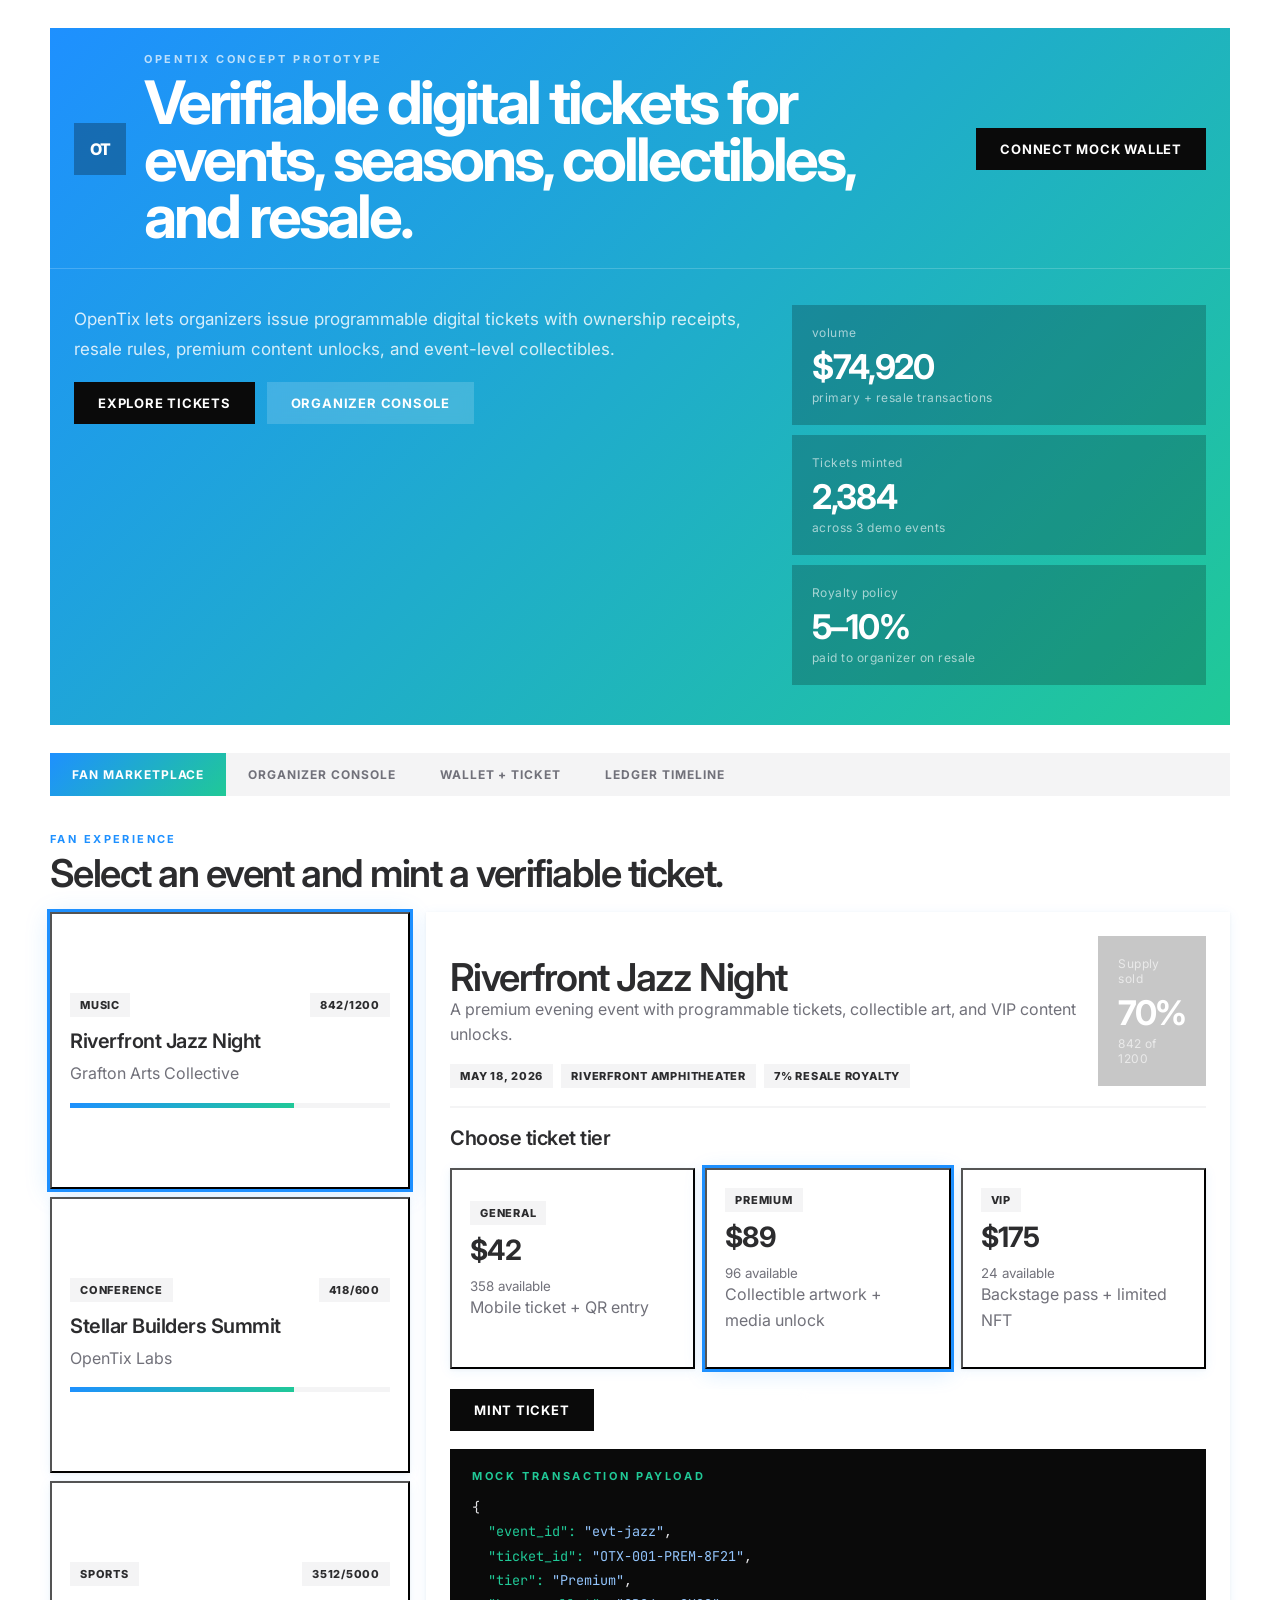
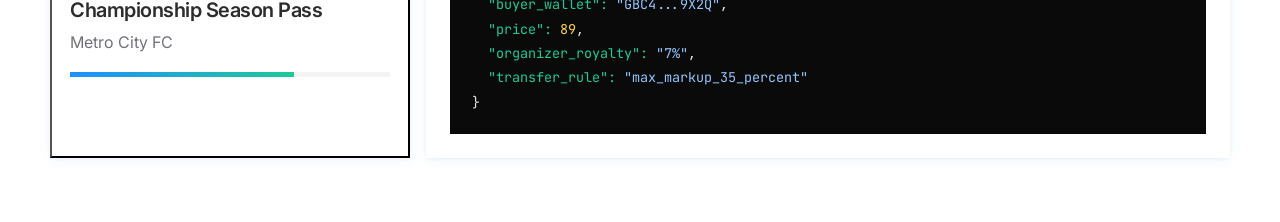
<file: case_study/opentix-prototype/opentix-prototype/prototype/index.html>
<!doctype html>
<html lang="en">
  <head>
    <meta charset="UTF-8" />
    <meta name="viewport" content="width=device-width, initial-scale=1.0" />
    <title>OpenTix Prototype</title>
    <link rel="preconnect" href="https://fonts.googleapis.com" />
    <link rel="preconnect" href="https://fonts.gstatic.com" crossorigin />
    <link href="https://fonts.googleapis.com/css2?family=Inter:wght@400;600;700&family=JetBrains+Mono:wght@400&display=swap" rel="stylesheet" />
    <link rel="stylesheet" href="styles.css" />
  </head>
  <body>
    <div class="shell">
      <header class="hero">
        <nav class="nav">
          <div class="brand-mark">OT</div>
          <div>
            <p class="eyebrow">OpenTix concept prototype</p>
            <h1>Verifiable digital tickets for events, seasons, collectibles, and resale.</h1>
          </div>
          <button id="connectWallet" class="button button-dark">Connect Wallet</button>
        </nav>

        <section class="hero-grid">
          <div class="hero-copy">
            <p>
              OpenTix lets organizers issue programmable digital tickets with ownership receipts,
              resale rules, premium content unlocks, and event-level collectibles.
            </p>
            <div class="hero-actions">
              <button class="button button-dark" data-tab-target="marketplace">Explore tickets</button>
              <button class="button button-light" data-tab-target="organizer">Organizer console</button>
            </div>
          </div>
          <div class="hero-panel">
            <div class="stat-card">
              <span>volume</span>
              <strong>$74,920</strong>
              <small>primary + resale transactions</small>
            </div>
            <div class="stat-card">
              <span>Tickets minted</span>
              <strong id="ticketsMintedMetric">2,384</strong>
              <small>across 3 demo events</small>
            </div>
            <div class="stat-card">
              <span>Royalty policy</span>
              <strong>5–10%</strong>
              <small>paid to organizer on resale</small>
            </div>
          </div>
        </section>
      </header>

      <main>
        <section class="tabs" aria-label="Prototype sections">
          <button class="tab active" data-tab="marketplace">Fan Marketplace</button>
          <button class="tab" data-tab="organizer">Organizer Console</button>
          <button class="tab" data-tab="wallet">Wallet + Ticket</button>
          <button class="tab" data-tab="ledger">Ledger Timeline</button>
        </section>

        <section id="marketplace" class="tab-panel active">
          <div class="section-heading">
            <p class="eyebrow">Fan experience</p>
            <h2>Select an event and mint a verifiable ticket.</h2>
          </div>
          <div class="market-grid">
            <aside class="event-list" id="eventList"></aside>
            <section class="detail-card">
              <div id="eventDetail"></div>
            </section>
          </div>
        </section>

        <section id="organizer" class="tab-panel">
          <div class="section-heading">
            <p class="eyebrow">Organizer experience</p>
            <h2>Configure ticket art, supply, benefits, and resale controls.</h2>
          </div>
          <div class="organizer-grid">
            <section class="detail-card">
              <h3>Ticket designer</h3>
              <label class="field-label">Visual template</label>
              <div class="segmented" id="templateSelector">
                <button class="segment active" data-template="Monochrome Luxe">Monochrome Luxe</button>
                <button class="segment" data-template="Season Pass">Season Pass</button>
                <button class="segment" data-template="Premium Collectible">Premium Collectible</button>
              </div>

              <label class="field-label">Allowed resale markup</label>
              <input id="markupRange" type="range" min="0" max="100" value="35" />
              <p class="muted"><span id="markupValue">35</span>% maximum markup above original face value.</p>

              <label class="check-row">
                <input id="contentUnlock" type="checkbox" checked />
                Include premium downloadable content unlock
              </label>
              <label class="check-row">
                <input id="royaltyToggle" type="checkbox" checked />
                Enforce organizer resale royalty
              </label>
            </section>

            <section class="ticket-preview-card">
              <div id="ticketPreview"></div>
            </section>

            <section class="detail-card">
              <h3>Season listing concept</h3>
              <p class="muted">
                A team or venue can publish a season catalog, where one organizer owns many event listings and fans can buy individual tickets, bundles, or full-season passes.
              </p>
              <div id="seasonList" class="season-list"></div>
            </section>
          </div>
        </section>

        <section id="wallet" class="tab-panel">
          <div class="section-heading">
            <p class="eyebrow">Ownership experience</p>
            <h2>Every ticket has a wallet owner, QR verifier, and transfer policy.</h2>
          </div>
          <div class="wallet-grid">
            <section class="ticket-preview-card large">
              <div id="walletTicket"></div>
            </section>
            <section class="detail-card">
              <h3>Transfer and resale simulation</h3>
              <div id="ownershipPanel"></div>
            </section>
          </div>
        </section>

        <section id="ledger" class="tab-panel">
          <div class="section-heading">
            <p class="eyebrow">System evidence</p>
            <h2>Ledger activity generated by the prototype.</h2>
          </div>
          <section class="detail-card">
            <div id="ledgerLog" class="ledger-log"></div>
          </section>
        </section>
      </main>
    </div>

    <script src="app.js"></script>
  </body>
</html>
</file>
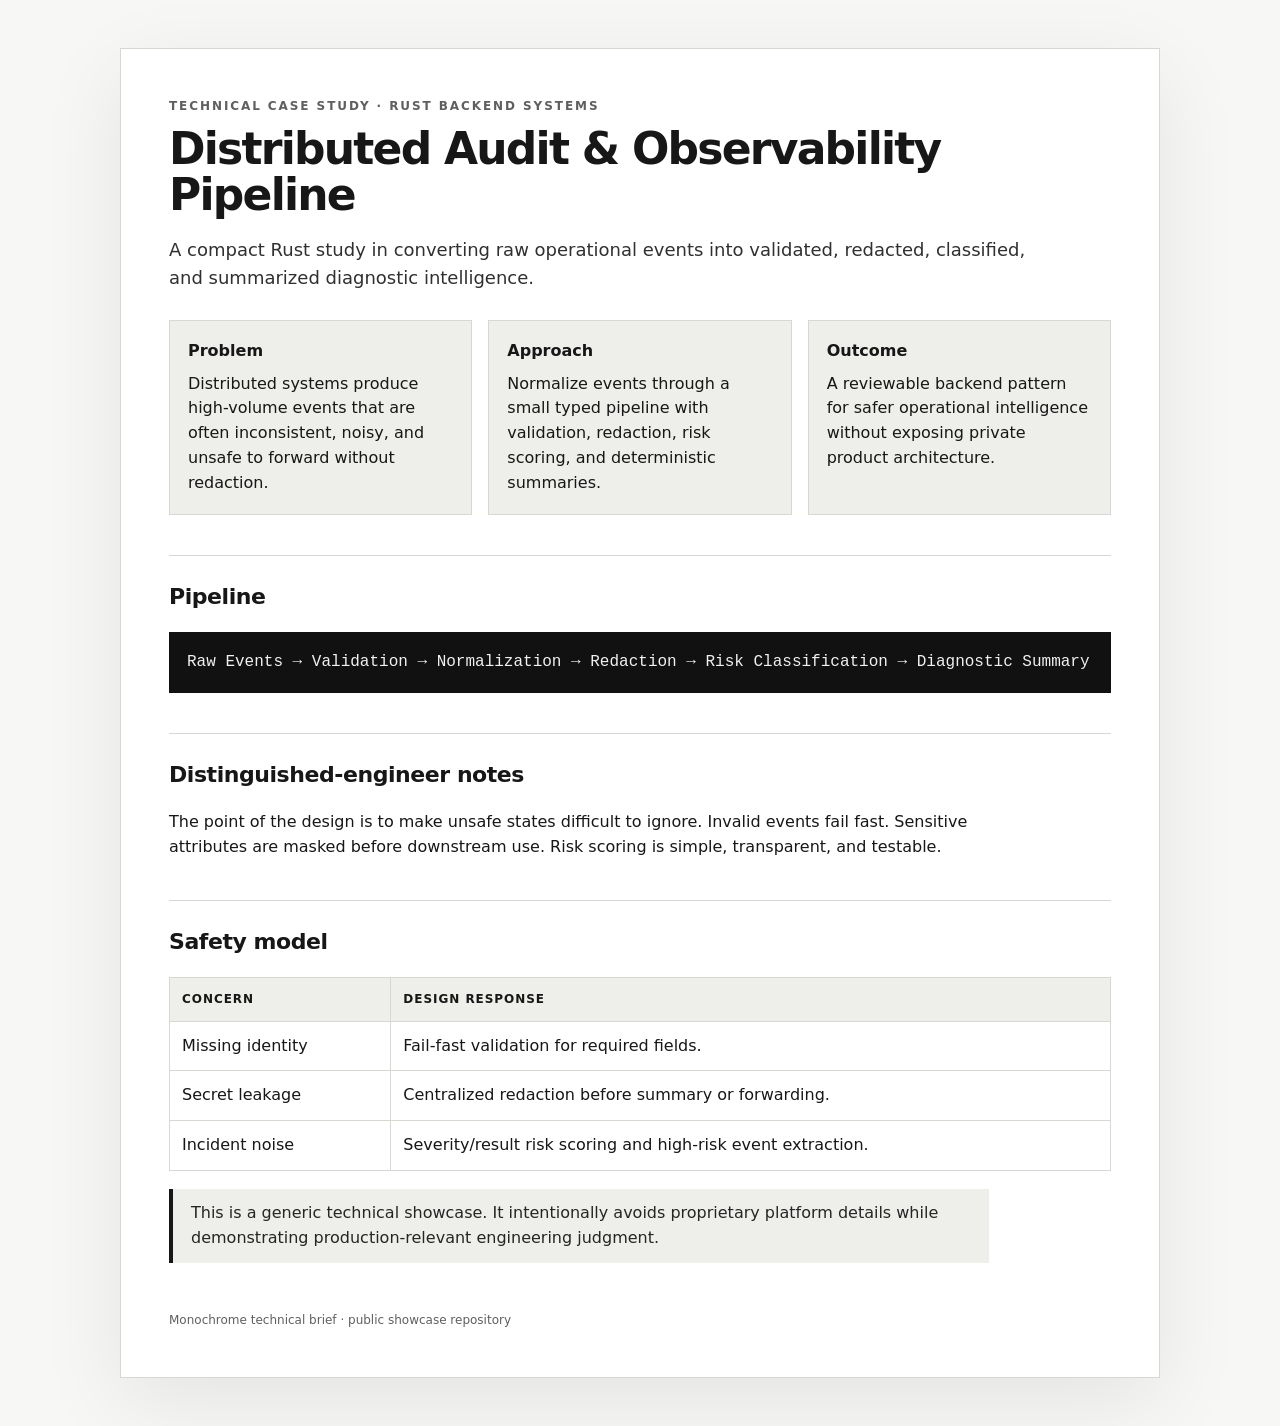
<file: case_study/distributed-audit-observability-pipeline/docs/case-study.html>
<!doctype html>
<html lang="en">
<head>
<meta charset="utf-8">
<title>Distributed Audit & Observability Pipeline — Case Study</title>
<style>:root {
  --bg: #f7f7f5;
  --paper: #ffffff;
  --ink: #171717;
  --muted: #5f5f5f;
  --line: #d8d8d2;
  --soft: #eeeeeb;
  --code: #111111;
}
* { box-sizing: border-box; }
body {
  margin: 0;
  background: var(--bg);
  color: var(--ink);
  font-family: ui-sans-serif, system-ui, -apple-system, BlinkMacSystemFont, "Segoe UI", sans-serif;
  line-height: 1.55;
}
.page {
  max-width: 1040px;
  margin: 48px auto;
  padding: 48px;
  background: var(--paper);
  border: 1px solid var(--line);
  box-shadow: 0 24px 80px rgba(0,0,0,0.08);
}
.eyebrow {
  font-size: 12px;
  letter-spacing: .16em;
  text-transform: uppercase;
  color: var(--muted);
  font-weight: 700;
}
h1 {
  margin: 10px 0 8px;
  font-size: 44px;
  line-height: 1.05;
  letter-spacing: -0.04em;
}
h2 {
  margin-top: 40px;
  padding-top: 24px;
  border-top: 1px solid var(--line);
  font-size: 22px;
  letter-spacing: -0.02em;
}
h3 { margin-top: 28px; font-size: 16px; }
p { max-width: 820px; }
.lede {
  font-size: 18px;
  color: #303030;
  max-width: 880px;
}
.grid {
  display: grid;
  grid-template-columns: repeat(3, 1fr);
  gap: 16px;
  margin: 28px 0;
}
.card {
  border: 1px solid var(--line);
  background: var(--soft);
  padding: 18px;
  min-height: 128px;
}
.card strong { display: block; margin-bottom: 8px; }
pre {
  padding: 18px;
  overflow-x: auto;
  background: var(--code);
  color: #f1f1f1;
}
code {
  font-family: ui-monospace, SFMono-Regular, Menlo, Consolas, "Liberation Mono", monospace;
}
table {
  width: 100%;
  border-collapse: collapse;
  margin: 18px 0;
}
th, td {
  border: 1px solid var(--line);
  text-align: left;
  padding: 12px;
  vertical-align: top;
}
th {
  background: var(--soft);
  font-size: 12px;
  letter-spacing: .08em;
  text-transform: uppercase;
}
.note {
  border-left: 4px solid var(--ink);
  padding: 12px 18px;
  background: var(--soft);
  color: #252525;
}
.footer {
  margin-top: 48px;
  color: var(--muted);
  font-size: 12px;
}
@media (max-width: 800px) {
  .page { margin: 0; padding: 28px; }
  .grid { grid-template-columns: 1fr; }
  h1 { font-size: 34px; }
}
</style>
</head>
<body>
<main class="page">
  <div class="eyebrow">Technical Case Study · Rust Backend Systems</div>
  <h1>Distributed Audit & Observability Pipeline</h1>
  <p class="lede">A compact Rust study in converting raw operational events into validated, redacted, classified, and summarized diagnostic intelligence.</p>
  <section class="grid">
    <div class="card"><strong>Problem</strong>Distributed systems produce high-volume events that are often inconsistent, noisy, and unsafe to forward without redaction.</div>
    <div class="card"><strong>Approach</strong>Normalize events through a small typed pipeline with validation, redaction, risk scoring, and deterministic summaries.</div>
    <div class="card"><strong>Outcome</strong>A reviewable backend pattern for safer operational intelligence without exposing private product architecture.</div>
  </section>
  <h2>Pipeline</h2>
  <pre><code>Raw Events → Validation → Normalization → Redaction → Risk Classification → Diagnostic Summary</code></pre>
  <h2>Distinguished-engineer notes</h2>
  <p>The point of the design is to make unsafe states difficult to ignore. Invalid events fail fast. Sensitive attributes are masked before downstream use. Risk scoring is simple, transparent, and testable.</p>
  <h2>Safety model</h2>
  <table>
    <tr><th>Concern</th><th>Design response</th></tr>
    <tr><td>Missing identity</td><td>Fail-fast validation for required fields.</td></tr>
    <tr><td>Secret leakage</td><td>Centralized redaction before summary or forwarding.</td></tr>
    <tr><td>Incident noise</td><td>Severity/result risk scoring and high-risk event extraction.</td></tr>
  </table>
  <p class="note">This is a generic technical showcase. It intentionally avoids proprietary platform details while demonstrating production-relevant engineering judgment.</p>
  <div class="footer">Monochrome technical brief · public showcase repository</div>
</main>
</body>
</html>
</file>
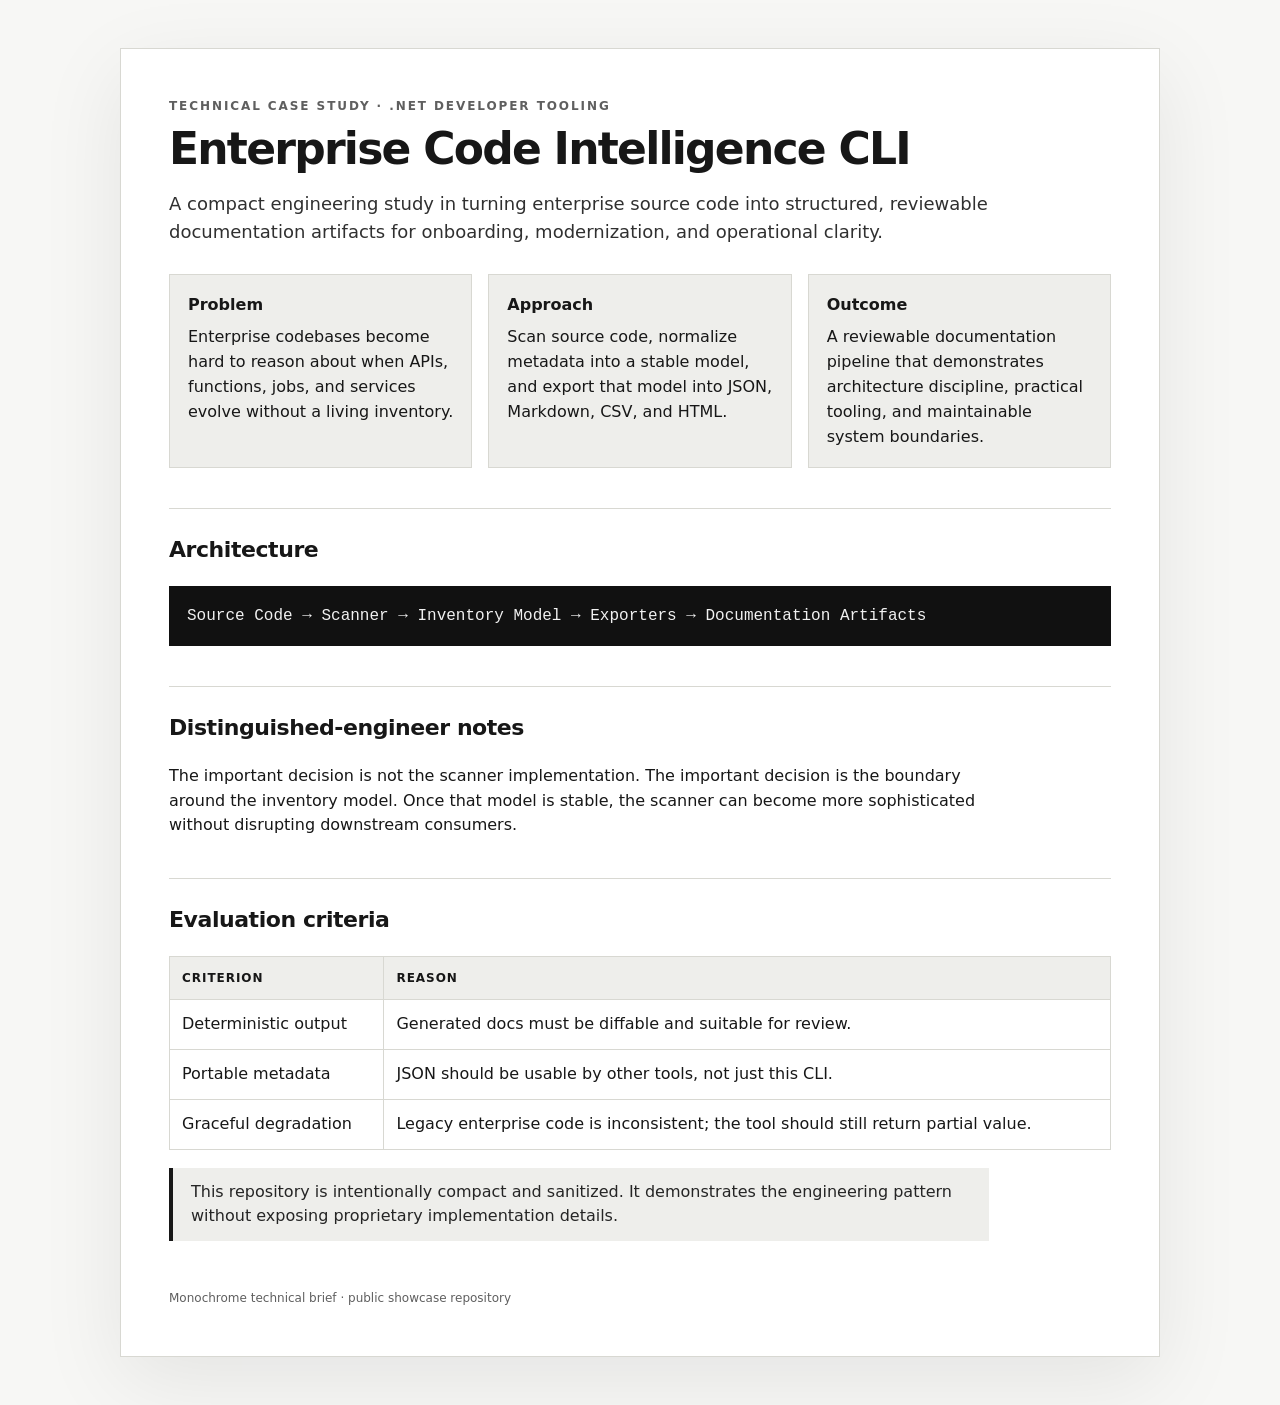
<file: case_study/enterprise-code-intelligence-cli/docs/case-study.html>
<!doctype html>
<html lang="en">
<head>
<meta charset="utf-8">
<title>Enterprise Code Intelligence CLI — Case Study</title>
<style>:root {
  --bg: #f7f7f5;
  --paper: #ffffff;
  --ink: #171717;
  --muted: #5f5f5f;
  --line: #d8d8d2;
  --soft: #eeeeeb;
  --code: #111111;
}
* { box-sizing: border-box; }
body {
  margin: 0;
  background: var(--bg);
  color: var(--ink);
  font-family: ui-sans-serif, system-ui, -apple-system, BlinkMacSystemFont, "Segoe UI", sans-serif;
  line-height: 1.55;
}
.page {
  max-width: 1040px;
  margin: 48px auto;
  padding: 48px;
  background: var(--paper);
  border: 1px solid var(--line);
  box-shadow: 0 24px 80px rgba(0,0,0,0.08);
}
.eyebrow {
  font-size: 12px;
  letter-spacing: .16em;
  text-transform: uppercase;
  color: var(--muted);
  font-weight: 700;
}
h1 {
  margin: 10px 0 8px;
  font-size: 44px;
  line-height: 1.05;
  letter-spacing: -0.04em;
}
h2 {
  margin-top: 40px;
  padding-top: 24px;
  border-top: 1px solid var(--line);
  font-size: 22px;
  letter-spacing: -0.02em;
}
h3 { margin-top: 28px; font-size: 16px; }
p { max-width: 820px; }
.lede {
  font-size: 18px;
  color: #303030;
  max-width: 880px;
}
.grid {
  display: grid;
  grid-template-columns: repeat(3, 1fr);
  gap: 16px;
  margin: 28px 0;
}
.card {
  border: 1px solid var(--line);
  background: var(--soft);
  padding: 18px;
  min-height: 128px;
}
.card strong { display: block; margin-bottom: 8px; }
pre {
  padding: 18px;
  overflow-x: auto;
  background: var(--code);
  color: #f1f1f1;
}
code {
  font-family: ui-monospace, SFMono-Regular, Menlo, Consolas, "Liberation Mono", monospace;
}
table {
  width: 100%;
  border-collapse: collapse;
  margin: 18px 0;
}
th, td {
  border: 1px solid var(--line);
  text-align: left;
  padding: 12px;
  vertical-align: top;
}
th {
  background: var(--soft);
  font-size: 12px;
  letter-spacing: .08em;
  text-transform: uppercase;
}
.note {
  border-left: 4px solid var(--ink);
  padding: 12px 18px;
  background: var(--soft);
  color: #252525;
}
.footer {
  margin-top: 48px;
  color: var(--muted);
  font-size: 12px;
}
@media (max-width: 800px) {
  .page { margin: 0; padding: 28px; }
  .grid { grid-template-columns: 1fr; }
  h1 { font-size: 34px; }
}
</style>
</head>
<body>
<main class="page">
  <div class="eyebrow">Technical Case Study · .NET Developer Tooling</div>
  <h1>Enterprise Code Intelligence CLI</h1>
  <p class="lede">A compact engineering study in turning enterprise source code into structured, reviewable documentation artifacts for onboarding, modernization, and operational clarity.</p>
  <section class="grid">
    <div class="card"><strong>Problem</strong>Enterprise codebases become hard to reason about when APIs, functions, jobs, and services evolve without a living inventory.</div>
    <div class="card"><strong>Approach</strong>Scan source code, normalize metadata into a stable model, and export that model into JSON, Markdown, CSV, and HTML.</div>
    <div class="card"><strong>Outcome</strong>A reviewable documentation pipeline that demonstrates architecture discipline, practical tooling, and maintainable system boundaries.</div>
  </section>
  <h2>Architecture</h2>
  <pre><code>Source Code → Scanner → Inventory Model → Exporters → Documentation Artifacts</code></pre>
  <h2>Distinguished-engineer notes</h2>
  <p>The important decision is not the scanner implementation. The important decision is the boundary around the inventory model. Once that model is stable, the scanner can become more sophisticated without disrupting downstream consumers.</p>
  <h2>Evaluation criteria</h2>
  <table>
    <tr><th>Criterion</th><th>Reason</th></tr>
    <tr><td>Deterministic output</td><td>Generated docs must be diffable and suitable for review.</td></tr>
    <tr><td>Portable metadata</td><td>JSON should be usable by other tools, not just this CLI.</td></tr>
    <tr><td>Graceful degradation</td><td>Legacy enterprise code is inconsistent; the tool should still return partial value.</td></tr>
  </table>
  <p class="note">This repository is intentionally compact and sanitized. It demonstrates the engineering pattern without exposing proprietary implementation details.</p>
  <div class="footer">Monochrome technical brief · public showcase repository</div>
</main>
</body>
</html>
</file>
<file: case_study/opentix-prototype/opentix-prototype/prototype/styles.css>
:root {
  --brand:     #1E90FF;
  --brand-alt: #20C997;
  --gradient:  linear-gradient(135deg, #1E90FF 0%, #20C997 100%);
  --bg:        #FFFFFF;
  --panel:     #FFFFFF;
  --ink:       #2C2C2E;
  --muted:     #71717A;
  --soft:      #F4F4F5;
  --dark:      #0A0A0A;
  --dark-2:    #1A1A1A;
  --success:   #16A34A;
  --warning:   #F59E0B;
  --danger:    #DC2626;
  --info:      #0284C7;
  font-family: Inter, -apple-system, BlinkMacSystemFont, 'Segoe UI', sans-serif;
}

* { box-sizing: border-box; }

body {
  margin: 0;
  background: #FFFFFF;
  color: var(--ink);
}

button, input { font: inherit; }
button { cursor: pointer; }

.shell {
  width: min(1180px, calc(100% - 32px));
  margin: 0 auto;
  padding: 28px 0 64px;
}

/* ── Hero ── */
.hero {
  background: var(--gradient);
  overflow: hidden;
}

.nav {
  display: grid;
  grid-template-columns: auto 1fr auto;
  gap: 18px;
  align-items: center;
  padding: 24px;
  box-shadow: inset 0 -1px 0 rgba(255,255,255,0.18);
}

.brand-mark {
  width: 52px;
  height: 52px;
  display: grid;
  place-items: center;
  background: rgba(0,0,0,0.28);
  color: white;
  font-weight: 800;
  letter-spacing: -0.04em;
}

.eyebrow {
  margin: 0 0 8px;
  font-size: 11px;
  font-weight: 700;
  letter-spacing: 0.24em;
  text-transform: uppercase;
  color: rgba(255,255,255,0.7);
}

h1, h2, h3, p { margin-top: 0; }
h1 {
  max-width: 840px;
  margin-bottom: 0;
  font-size: clamp(28px, 5vw, 60px);
  line-height: 0.95;
  letter-spacing: -0.05em;
  font-weight: 700;
  color: #FFFFFF;
}
h2 {
  margin-bottom: 0;
  font-size: clamp(24px, 3vw, 40px);
  line-height: 1;
  letter-spacing: -0.04em;
  font-weight: 600;
  color: var(--ink);
}
h3 {
  margin-bottom: 18px;
  font-size: 20px;
  letter-spacing: -0.025em;
  font-weight: 600;
  color: var(--ink);
}

.hero-grid {
  display: grid;
  grid-template-columns: 1.25fr 0.75fr;
  gap: 28px;
  padding: 36px 24px 40px;
}

.hero-copy p {
  max-width: 680px;
  color: rgba(255,255,255,0.82);
  font-size: 17px;
  line-height: 1.75;
}

/* ── Buttons ── */
.hero-actions, .ticket-actions { display: flex; flex-wrap: wrap; gap: 12px; }

.button {
  border: none;
  padding: 13px 24px;
  font-weight: 700;
  font-size: 13px;
  letter-spacing: 0.06em;
  text-transform: uppercase;
  transition: transform 150ms ease, opacity 150ms ease;
}
.button:hover { transform: translateY(-2px); opacity: 0.88; }

.button-dark {
  background: #0A0A0A;
  color: #FFFFFF;
}
.button-light {
  background: rgba(255,255,255,0.16);
  color: #FFFFFF;
  backdrop-filter: blur(6px);
}
.button-danger {
  background: var(--danger);
  color: #FFFFFF;
}
.button-brand {
  background: var(--gradient);
  color: #FFFFFF;
}

/* ── Hero stat cards ── */
.hero-panel {
  display: grid;
  gap: 10px;
}

.stat-card {
  background: rgba(0,0,0,0.22);
  padding: 20px;
}
.stat-card span,
.stat-card small {
  display: block;
  color: rgba(255,255,255,0.62);
  font-size: 12px;
  letter-spacing: 0.04em;
}
.stat-card strong {
  display: block;
  margin: 6px 0 3px;
  font-size: 34px;
  font-weight: 700;
  letter-spacing: -0.04em;
  color: #FFFFFF;
}

/* ── Tabs ── */
.tabs {
  margin: 28px 0 0;
  display: flex;
  flex-wrap: wrap;
  gap: 0;
  background: var(--soft);
}
.tab {
  border: none;
  background: transparent;
  padding: 14px 22px;
  font-weight: 700;
  font-size: 12px;
  letter-spacing: 0.08em;
  text-transform: uppercase;
  color: var(--muted);
  transition: background 150ms ease, color 150ms ease;
}
.tab.active {
  background: var(--gradient);
  color: #FFFFFF;
}
.tab:hover:not(.active) {
  background: rgba(30,144,255,0.08);
  color: var(--brand);
}

.tab-panel { display: none; }
.tab-panel.active { display: block; }

.section-heading {
  margin: 36px 0 20px;
}
.section-heading .eyebrow {
  color: var(--brand);
  letter-spacing: 0.22em;
}
.section-heading h2 { color: var(--ink); }

/* ── Cards (no radius, no border) ── */
.detail-card,
.ticket-preview-card,
.event-card,
.tier-card {
  background: var(--panel);
  box-shadow: 0 2px 12px rgba(30,144,255,0.07), 0 1px 3px rgba(44,44,46,0.05);
}

/* ── Market ── */
.market-grid {
  display: grid;
  grid-template-columns: 360px 1fr;
  gap: 16px;
}
.event-list {
  display: grid;
  gap: 8px;
}
.event-card {
  width: 100%;
  text-align: left;
  padding: 18px;
  color: var(--ink);
  transition: box-shadow 150ms ease;
}
.event-card:hover {
  box-shadow: 0 4px 20px rgba(30,144,255,0.14);
}
.event-card.active {
  outline: 3px solid var(--brand);
  outline-offset: 0;
  box-shadow: 0 4px 24px rgba(30,144,255,0.18);
}
.event-card-top {
  display: flex;
  justify-content: space-between;
  gap: 12px;
}
.badge {
  display: inline-flex;
  align-items: center;
  gap: 6px;
  background: var(--soft);
  color: var(--ink);
  padding: 5px 10px;
  font-size: 11px;
  font-weight: 800;
  letter-spacing: 0.07em;
  text-transform: uppercase;
  white-space: nowrap;
}
.event-card h3 { margin: 12px 0 8px; }
.event-card p, .muted { color: var(--muted); line-height: 1.6; }

.detail-card {
  padding: 24px;
}
.event-hero-line {
  display: flex;
  align-items: flex-start;
  justify-content: space-between;
  gap: 16px;
  padding-bottom: 20px;
  margin-bottom: 18px;
  box-shadow: inset 0 -2px 0 var(--soft);
}
.event-meta {
  display: flex;
  flex-wrap: wrap;
  gap: 8px;
  margin: 12px 0 0;
}

/* ── Tiers ── */
.tier-grid {
  display: grid;
  grid-template-columns: repeat(3, 1fr);
  gap: 10px;
  margin: 16px 0 20px;
}
.tier-card {
  text-align: left;
  padding: 18px;
  transition: box-shadow 150ms ease;
}
.tier-card.active {
  outline: 3px solid var(--brand);
  outline-offset: 0;
  box-shadow: 0 4px 20px rgba(30,144,255,0.18);
}
.tier-card strong {
  display: block;
  margin: 8px 0;
  font-size: 28px;
  font-weight: 700;
  letter-spacing: -0.03em;
  color: var(--ink);
}
.tier-card small { color: var(--muted); }

.progress-bar {
  height: 5px;
  background: var(--soft);
  overflow: hidden;
  margin-top: 12px;
}
.progress-fill {
  height: 100%;
  background: var(--gradient);
}

/* ── Organizer ── */
.organizer-grid {
  display: grid;
  grid-template-columns: 1fr 1.1fr 1fr;
  gap: 16px;
  align-items: start;
}
.field-label {
  display: block;
  margin: 20px 0 8px;
  font-weight: 700;
  font-size: 11px;
  letter-spacing: 0.1em;
  text-transform: uppercase;
  color: var(--muted);
}
.segmented {
  display: grid;
  gap: 6px;
}
.segment {
  text-align: left;
  border: none;
  background: var(--soft);
  padding: 13px 16px;
  font-weight: 700;
  font-size: 13px;
  color: var(--ink);
  transition: background 150ms ease, color 150ms ease;
}
.segment.active {
  background: var(--gradient);
  color: #FFFFFF;
}
input[type="range"] {
  width: 100%;
  accent-color: var(--brand);
}
.check-row {
  display: flex;
  gap: 10px;
  align-items: center;
  margin-top: 14px;
  font-weight: 600;
  color: var(--ink);
}
.check-row input[type="checkbox"] {
  accent-color: var(--brand);
  width: 16px;
  height: 16px;
}

/* ── Ticket preview ── */
.ticket-preview-card { padding: 16px; }
.ticket-preview-card.large { padding: 22px; }

.ticket-preview {
  min-height: 470px;
  display: flex;
  flex-direction: column;
  justify-content: space-between;
  padding: 28px;
  color: #FFFFFF;
  background: linear-gradient(135deg, #1E90FF 0%, #20C997 100%);
}
.ticket-preview.season {
  background: linear-gradient(135deg, #0A0A0A 0%, #2C2C2E 100%);
}
.ticket-preview.collectible {
  background: linear-gradient(135deg, #0A0A0A 0%, #1563cc 55%, #20C997 100%);
}
.ticket-top, .ticket-bottom {
  display: flex;
  align-items: flex-start;
  justify-content: space-between;
  gap: 18px;
}
.ticket-preview h3 {
  margin: 14px 0 6px;
  max-width: 360px;
  font-size: 32px;
  line-height: 1;
  font-weight: 700;
  color: #FFFFFF;
}
.ticket-kicker {
  color: rgba(255,255,255,0.65);
  font-size: 11px;
  letter-spacing: 0.26em;
  text-transform: uppercase;
  font-weight: 700;
}
.qr-box {
  display: grid;
  place-items: center;
  width: 88px;
  height: 88px;
  background: #FFFFFF;
  color: #111;
  font-size: 36px;
  font-weight: 900;
}
.ticket-facts {
  display: grid;
  grid-template-columns: repeat(2, 1fr);
  gap: 10px;
  margin-top: 28px;
}
.ticket-fact {
  padding: 14px;
  background: rgba(0,0,0,0.2);
}
.ticket-fact span {
  display: block;
  color: rgba(255,255,255,0.6);
  font-size: 11px;
  text-transform: uppercase;
  letter-spacing: 0.07em;
}
.ticket-fact strong {
  display: block;
  margin-top: 5px;
  color: #FFFFFF;
}

/* ── Season list ── */
.season-list { display: grid; gap: 8px; margin-top: 18px; }
.season-item {
  display: flex;
  align-items: center;
  justify-content: space-between;
  gap: 12px;
  padding: 14px 16px;
  background: var(--soft);
}

/* ── Wallet ── */
.wallet-grid {
  display: grid;
  grid-template-columns: 1.05fr 0.95fr;
  gap: 16px;
}
.policy-row {
  display: flex;
  justify-content: space-between;
  gap: 18px;
  padding: 14px 0;
  box-shadow: inset 0 -1px 0 var(--soft);
}
.policy-row strong { text-align: right; }

/* ── Ledger ── */
.ledger-log { display: grid; gap: 8px; }
.ledger-item {
  display: grid;
  grid-template-columns: 150px 1fr auto;
  gap: 16px;
  align-items: center;
  padding: 14px 18px;
  background: var(--soft);
}
.ledger-item code {
  color: var(--muted);
  font-size: 12px;
  font-family: 'JetBrains Mono', 'Courier New', monospace;
}

/* ── Receipt ── */
.receipt {
  margin-top: 18px;
  background: #0A0A0A;
  padding: 20px 22px;
}
.receipt code {
  display: block;
  white-space: pre-wrap;
  line-height: 1.8;
  font-family: 'JetBrains Mono', 'Courier New', monospace;
  font-size: 13.5px;
  color: #E4E4E7;
}
.receipt code .json-key   { color: #20C997; }
.receipt code .json-str   { color: #93C5FD; }
.receipt code .json-num   { color: #FCD34D; }
.receipt code .json-bool  { color: #F9A8D4; }

@media (max-width: 960px) {
  .nav, .hero-grid, .market-grid, .organizer-grid, .wallet-grid {
    grid-template-columns: 1fr;
  }
  .tier-grid { grid-template-columns: 1fr; }
  .ledger-item { grid-template-columns: 1fr; }
}
</file>
